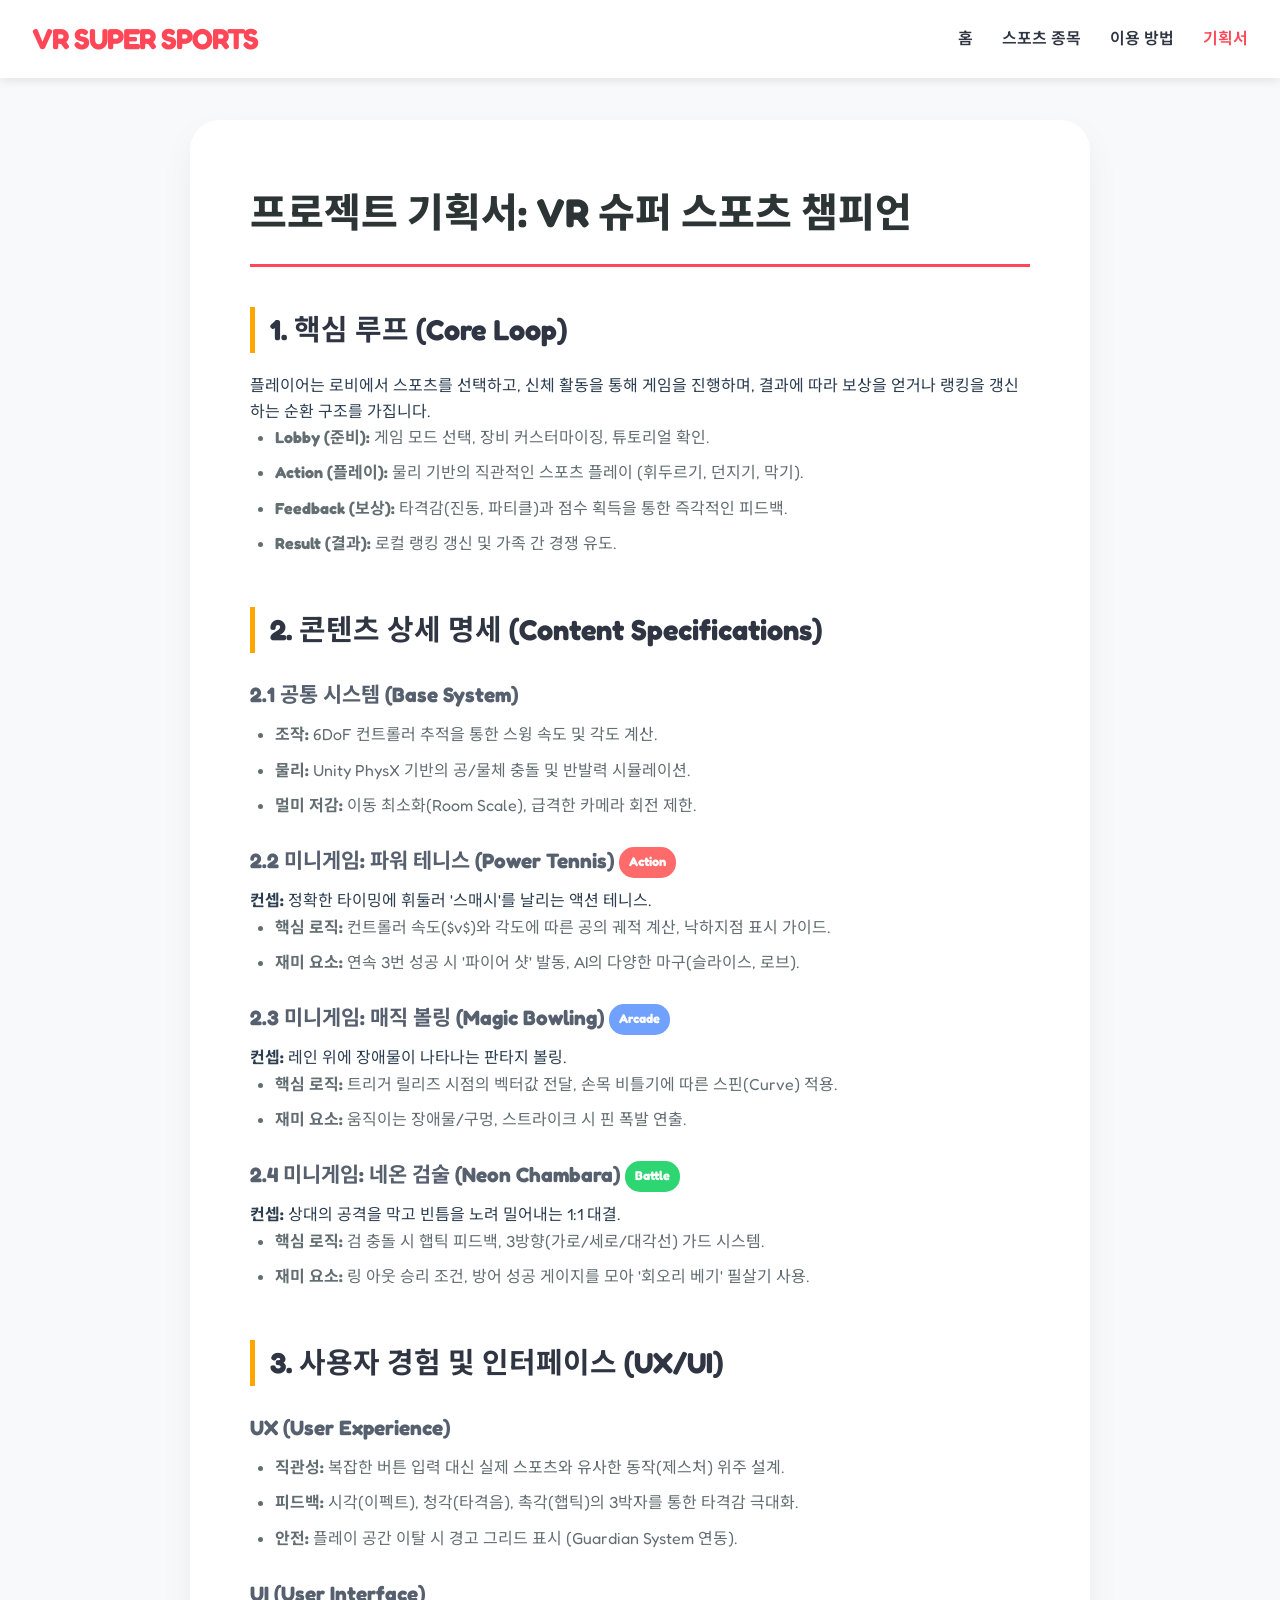
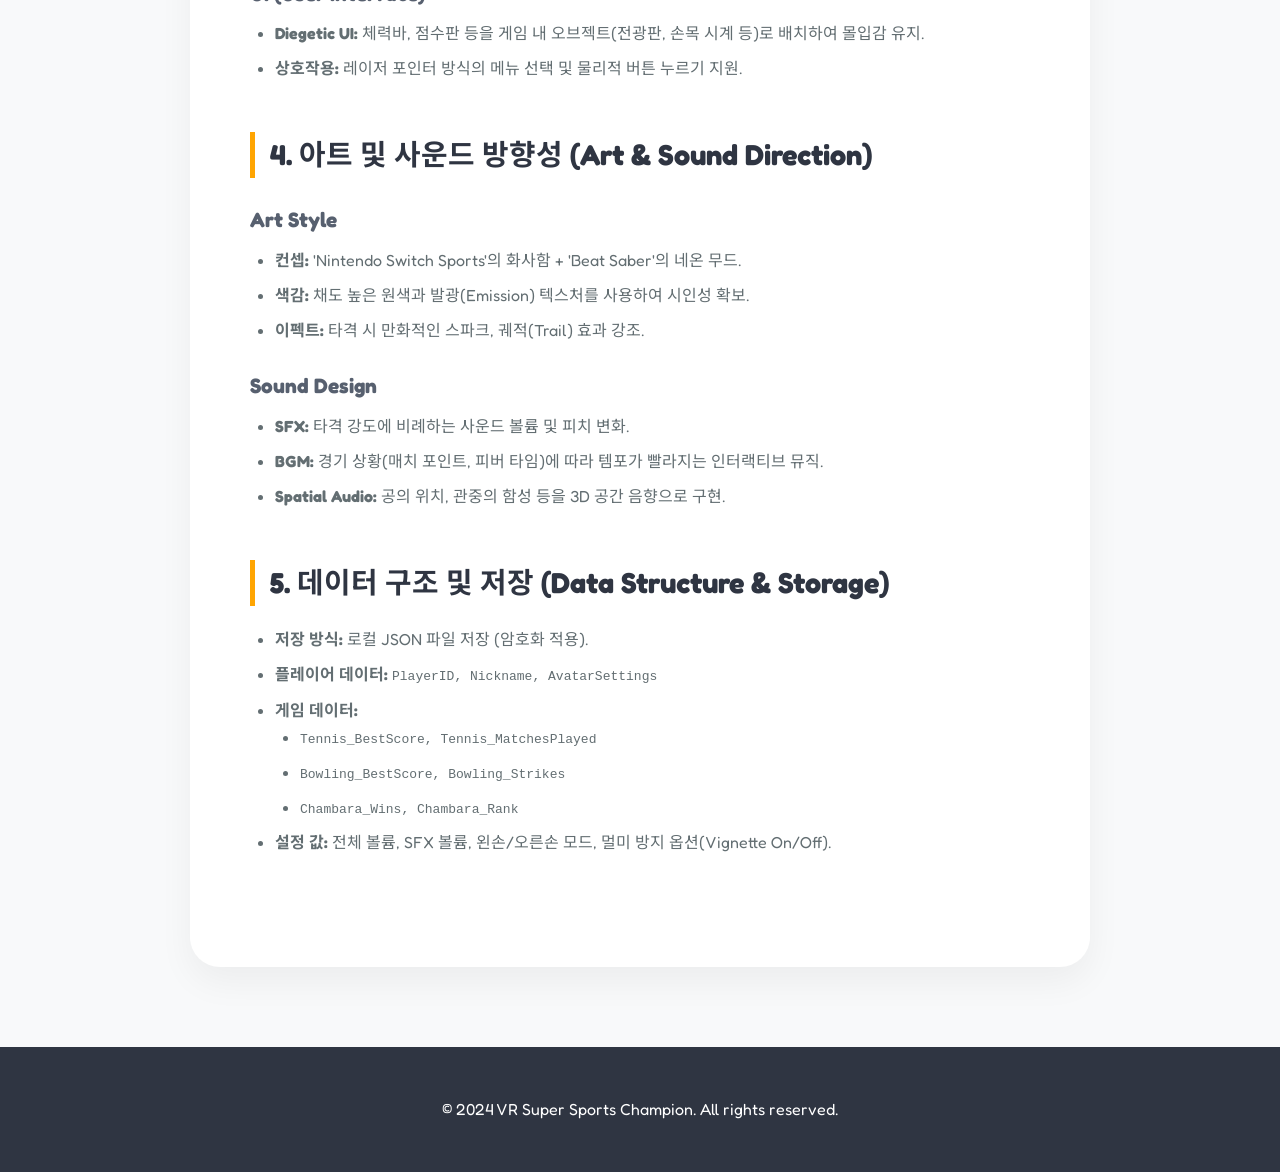
<file: VR Super Sports/design.html>
<!DOCTYPE html>
<html lang="ko">
<head>
    <meta charset="UTF-8">
    <meta name="viewport" content="width=device-width, initial-scale=1.0">
    <title>기획서 - VR 슈퍼 스포츠 챔피언</title>
    <link rel="stylesheet" href="main.css">
    <link href="https://fonts.googleapis.com/css2?family=Fredoka:wght@400;600;700&family=Noto+Sans+KR:wght@400;700&display=swap" rel="stylesheet">
    <style>
        /* 기획서 페이지 전용 스타일 */
        body {
            background-color: #f8f9fa;
        }
        .design-container {
            max-width: 900px;
            margin: 120px auto 80px;
            padding: 60px;
            background: white;
            border-radius: 30px;
            box-shadow: 0 15px 35px rgba(0,0,0,0.05);
        }
        .doc-title {
            font-size: 2.5rem;
            color: #2d3436;
            border-bottom: 3px solid #ff4757;
            padding-bottom: 20px;
            margin-bottom: 40px;
            font-weight: 800;
        }
        .doc-section {
            margin-bottom: 50px;
        }
        .doc-section h2 {
            font-size: 1.8rem;
            color: #2f3542;
            margin-bottom: 20px;
            border-left: 5px solid #ffa502;
            padding-left: 15px;
        }
        .doc-section h3 {
            font-size: 1.3rem;
            color: #57606f;
            margin-top: 25px;
            margin-bottom: 10px;
            font-weight: 700;
        }
        .doc-section ul {
            list-style-type: disc;
            padding-left: 25px;
            color: #636e72;
        }
        .doc-section li {
            margin-bottom: 8px;
            line-height: 1.7;
        }
        .badge {
            display: inline-block;
            padding: 5px 10px;
            border-radius: 15px;
            font-size: 0.8rem;
            font-weight: bold;
            color: white;
            margin-right: 8px;
            vertical-align: middle;
        }
        .bg-red { background-color: #ff6b6b; }
        .bg-blue { background-color: #70a1ff; }
        .bg-green { background-color: #2ed573; }
        
        /* 기획서 페이지 전용 헤더 스타일 */
        header {
            background-color: #ffffff;
            box-shadow: 0 2px 10px rgba(0,0,0,0.1);
        }
        header .logo {
            color: #ff4757;
        }
        header nav a {
            color: #2f3542;
        }
    </style>
</head>
<body>
    <header>
        <div class="logo">VR SUPER SPORTS</div>
        <nav>
            <a href="../index.html">홈</a>
            <a href="../index.html#features">스포츠 종목</a>
            <a href="../index.html#how-to">이용 방법</a>
            <a href="design.html" style="color: #ff4757;">기획서</a>
        </nav>
    </header>

    <div class="design-container">
        <h1 class="doc-title">프로젝트 기획서: VR 슈퍼 스포츠 챔피언</h1>

        <div class="doc-section">
            <h2>1. 핵심 루프 (Core Loop)</h2>
            <p>플레이어는 로비에서 스포츠를 선택하고, 신체 활동을 통해 게임을 진행하며, 결과에 따라 보상을 얻거나 랭킹을 갱신하는 순환 구조를 가집니다.</p>
            <ul>
                <li><strong>Lobby (준비):</strong> 게임 모드 선택, 장비 커스터마이징, 튜토리얼 확인.</li>
                <li><strong>Action (플레이):</strong> 물리 기반의 직관적인 스포츠 플레이 (휘두르기, 던지기, 막기).</li>
                <li><strong>Feedback (보상):</strong> 타격감(진동, 파티클)과 점수 획득을 통한 즉각적인 피드백.</li>
                <li><strong>Result (결과):</strong> 로컬 랭킹 갱신 및 가족 간 경쟁 유도.</li>
            </ul>
        </div>

        <div class="doc-section">
            <h2>2. 콘텐츠 상세 명세 (Content Specifications)</h2>
            
            <h3>2.1 공통 시스템 (Base System)</h3>
            <ul>
                <li><strong>조작:</strong> 6DoF 컨트롤러 추적을 통한 스윙 속도 및 각도 계산.</li>
                <li><strong>물리:</strong> Unity PhysX 기반의 공/물체 충돌 및 반발력 시뮬레이션.</li>
                <li><strong>멀미 저감:</strong> 이동 최소화(Room Scale), 급격한 카메라 회전 제한.</li>
            </ul>

            <h3>2.2 미니게임: 파워 테니스 (Power Tennis) <span class="badge bg-red">Action</span></h3>
            <p><strong>컨셉:</strong> 정확한 타이밍에 휘둘러 '스매시'를 날리는 액션 테니스.</p>
            <ul>
                <li><strong>핵심 로직:</strong> 컨트롤러 속도($v$)와 각도에 따른 공의 궤적 계산, 낙하지점 표시 가이드.</li>
                <li><strong>재미 요소:</strong> 연속 3번 성공 시 '파이어 샷' 발동, AI의 다양한 마구(슬라이스, 로브).</li>
            </ul>

            <h3>2.3 미니게임: 매직 볼링 (Magic Bowling) <span class="badge bg-blue">Arcade</span></h3>
            <p><strong>컨셉:</strong> 레인 위에 장애물이 나타나는 판타지 볼링.</p>
            <ul>
                <li><strong>핵심 로직:</strong> 트리거 릴리즈 시점의 벡터값 전달, 손목 비틀기에 따른 스핀(Curve) 적용.</li>
                <li><strong>재미 요소:</strong> 움직이는 장애물/구멍, 스트라이크 시 핀 폭발 연출.</li>
            </ul>

            <h3>2.4 미니게임: 네온 검술 (Neon Chambara) <span class="badge bg-green">Battle</span></h3>
            <p><strong>컨셉:</strong> 상대의 공격을 막고 빈틈을 노려 밀어내는 1:1 대결.</p>
            <ul>
                <li><strong>핵심 로직:</strong> 검 충돌 시 햅틱 피드백, 3방향(가로/세로/대각선) 가드 시스템.</li>
                <li><strong>재미 요소:</strong> 링 아웃 승리 조건, 방어 성공 게이지를 모아 '회오리 베기' 필살기 사용.</li>
            </ul>
        </div>

        <div class="doc-section">
            <h2>3. 사용자 경험 및 인터페이스 (UX/UI)</h2>
            <h3>UX (User Experience)</h3>
            <ul>
                <li><strong>직관성:</strong> 복잡한 버튼 입력 대신 실제 스포츠와 유사한 동작(제스처) 위주 설계.</li>
                <li><strong>피드백:</strong> 시각(이펙트), 청각(타격음), 촉각(햅틱)의 3박자를 통한 타격감 극대화.</li>
                <li><strong>안전:</strong> 플레이 공간 이탈 시 경고 그리드 표시 (Guardian System 연동).</li>
            </ul>
            <h3>UI (User Interface)</h3>
            <ul>
                <li><strong>Diegetic UI:</strong> 체력바, 점수판 등을 게임 내 오브젝트(전광판, 손목 시계 등)로 배치하여 몰입감 유지.</li>
                <li><strong>상호작용:</strong> 레이저 포인터 방식의 메뉴 선택 및 물리적 버튼 누르기 지원.</li>
            </ul>
        </div>

        <div class="doc-section">
            <h2>4. 아트 및 사운드 방향성 (Art & Sound Direction)</h2>
            <h3>Art Style</h3>
            <ul>
                <li><strong>컨셉:</strong> 'Nintendo Switch Sports'의 화사함 + 'Beat Saber'의 네온 무드.</li>
                <li><strong>색감:</strong> 채도 높은 원색과 발광(Emission) 텍스처를 사용하여 시인성 확보.</li>
                <li><strong>이펙트:</strong> 타격 시 만화적인 스파크, 궤적(Trail) 효과 강조.</li>
            </ul>
            <h3>Sound Design</h3>
            <ul>
                <li><strong>SFX:</strong> 타격 강도에 비례하는 사운드 볼륨 및 피치 변화.</li>
                <li><strong>BGM:</strong> 경기 상황(매치 포인트, 피버 타임)에 따라 템포가 빨라지는 인터랙티브 뮤직.</li>
                <li><strong>Spatial Audio:</strong> 공의 위치, 관중의 함성 등을 3D 공간 음향으로 구현.</li>
            </ul>
        </div>

        <div class="doc-section">
            <h2>5. 데이터 구조 및 저장 (Data Structure & Storage)</h2>
            <ul>
                <li><strong>저장 방식:</strong> 로컬 JSON 파일 저장 (암호화 적용).</li>
                <li><strong>플레이어 데이터:</strong> <code>PlayerID, Nickname, AvatarSettings</code></li>
                <li><strong>게임 데이터:</strong>
                    <ul>
                        <li><code>Tennis_BestScore, Tennis_MatchesPlayed</code></li>
                        <li><code>Bowling_BestScore, Bowling_Strikes</code></li>
                        <li><code>Chambara_Wins, Chambara_Rank</code></li>
                    </ul>
                </li>
                <li><strong>설정 값:</strong> 전체 볼륨, SFX 볼륨, 왼손/오른손 모드, 멀미 방지 옵션(Vignette On/Off).</li>
            </ul>
        </div>
    </div>

    <footer>
        <p>&copy; 2024 VR Super Sports Champion. All rights reserved.</p>
    </footer>
</body>
</html>
</file>
<file: VR Super Sports/main.css>
/* c:\Users\vr\Documents\GitHub\VRproject\기나쥬\style.css */

/* CSS Reset & Basic Setup */
* {
    box-sizing: border-box;
    margin: 0;
    padding: 0;
}
body {
    font-family: 'Fredoka', 'Noto Sans KR', sans-serif, 'Arial';
    background-color: #f4f9ff;
    color: #2c3e50;
    line-height: 1.6;
}

/* Header */
header {
    padding: 1rem 2rem;
    display: flex;
    justify-content: space-between;
    align-items: center;
    position: fixed;
    width: 100%;
    top: 0;
    z-index: 1000;
    background-color: transparent;
    transition: background-color 0.3s ease, box-shadow 0.3s ease;
}
header.scrolled {
    background-color: #ffffff;
    box-shadow: 0 2px 10px rgba(0,0,0,0.1);
}
.logo {
    font-size: 1.8rem;
    font-weight: 800;
    color: white;
    letter-spacing: -1px;
    transition: color 0.3s ease;
}
header.scrolled .logo {
    color: #ff4757;
}
nav a {
    color: white;
    text-decoration: none;
    margin-left: 25px;
    font-weight: 600;
    transition: color 0.3s;
}
header.scrolled nav a {
    color: #57606f;
}
nav a:hover {
    color: #2ed573;
}

/* Hero Section */
.hero {
    height: 100vh;
    display: flex;
    flex-direction: column;
    justify-content: center;
    align-items: center;
    text-align: center;
    background: linear-gradient(135deg, rgba(255, 107, 129, 0.9), rgba(83, 82, 237, 0.8)), url('asset/메인 타이틀.png');
    background-size: cover;
    background-position: center;
    color: white;
    padding: 0 20px;
}
.hero h1 {
    font-size: 4rem;
    margin-bottom: 1rem;
    text-shadow: 2px 2px 0px rgba(0,0,0,0.2);
    font-weight: 900;
}
.main-logo {
    max-width: 60%;
    margin-bottom: 0.8rem;
}
.hero p {
    font-size: 1.5rem;
    margin-bottom: 2.5rem;
    max-width: 700px;
    font-weight: 700; /* 폰트를 더 굵게 변경 */
    letter-spacing: 0.5px; /* 글자 사이 간격을 살짝 넓힘 */
    text-shadow: 1px 1px 3px rgba(0, 0, 0, 0.3); /* 배경 위에서 가독성을 높이기 위한 그림자 */
}
.btn {
    padding: 18px 50px;
    background-color: #ffa502;
    color: white;
    border: none;
    border-radius: 50px;
    font-size: 1.3rem;
    font-weight: 800;
    cursor: pointer;
    transition: all 0.3s ease;
    box-shadow: 0 5px 15px rgba(255, 165, 2, 0.4);
}
.btn:hover {
    transform: scale(1.05);
    background-color: #ff7f50;
}

/* Common Section Styles */
section {
    padding: 80px 20px;
}
.section-title {
    width: 100%;
    text-align: center;
    margin-bottom: 50px;
    font-size: 2.5rem;
    color: #2f3542;
    font-weight: 800;
}

/* Game Sections (New Layout) */
.game-section {
    display: flex;
    align-items: stretch;
    justify-content: center;
    padding: 0;
    gap: 0;
    min-height: 600px;
}

/* 짝수 번째 섹션은 좌우 반전 (이미지 오른쪽, 텍스트 왼쪽) */
.game-section:nth-child(even) {
    flex-direction: row-reverse;
    background-color: #ffffff;
}
.game-section:nth-child(odd) {
    background-color: #f8f9fa;
}

.game-visual {
    flex: 1;
    border-radius: 0;
    box-shadow: none;
    overflow: hidden;
    position: relative;
}
.game-visual:hover img {
    transform: scale(1.05);
}

.game-visual img {
    width: 100%;
    height: 100%;
    object-fit: cover;
    object-position: center; /* 중앙 정렬 */
    display: block;
    transition: transform 0.5s ease;
}

.game-text {
    flex: 1.2;
    padding: 5rem;
    display: flex;
    flex-direction: column;
    justify-content: center;
}

.game-title {
    font-size: 2.8rem;
    font-weight: 900;
    margin-bottom: 20px;
    line-height: 1.2;
}
.sub-title {
    display: block;
    font-size: 1.2rem;
    color: #636e72;
    font-weight: 600;
    margin-top: 5px;
    text-transform: uppercase;
    letter-spacing: 1px;
}
.game-desc {
    font-size: 1.2rem;
    color: #636e72;
    margin-bottom: 30px;
    line-height: 1.8;
}
.game-features {
    list-style: none;
}
.game-features li {
    margin-bottom: 15px;
    font-size: 1.1rem;
    padding-left: 10px;
}

/* Specific Colors per Game */
.tennis-section .game-text {
    background: linear-gradient(135deg, #ff9f43, #ff6b6b);
    color: white;
}
.tennis-section .game-title, .tennis-section .game-desc, .tennis-section .sub-title { color: white; }
.tennis-section .sub-title { opacity: 0.8; }

.bowling-section .game-text {
    background: linear-gradient(135deg, #5f27cd, #a29bfe);
    color: white;
}
.bowling-section .game-title, .bowling-section .game-desc, .bowling-section .sub-title { color: white; }
.bowling-section .sub-title { opacity: 0.8; }

.chambara-section .game-text {
    background: linear-gradient(135deg, #00d2d3, #54a0ff);
    color: white;
}
.chambara-section .game-title, .chambara-section .game-desc, .chambara-section .sub-title { color: white; }
.chambara-section .sub-title { opacity: 0.8; }

/* Mobile Responsive */
@media (max-width: 768px) {
    .game-section {
        flex-direction: column !important;
        padding: 0;
        gap: 0;
        text-align: center;
    }
    .game-visual {
        width: 100%;
        height: 300px;
    }
    .game-text {
        padding: 40px 20px;
    }
    .game-features {
        text-align: left;
    }
}

/* How to Play Section */
.how-to-play {
    background-color: #f4f9ff;
    text-align: center;
}
.steps-container {
    display: flex;
    justify-content: center;
    flex-wrap: wrap;
    gap: 30px;
}
.step-item {
    background: white;
    padding: 40px;
    border-radius: 20px;
    width: 300px;
    box-shadow: 0 5px 15px rgba(0,0,0,0.05);
}
.step-icon {
    font-size: 3rem;
    margin-bottom: 20px;
}
.step-item h3 {
    color: #2f3542;
    margin-bottom: 10px;
    font-size: 1.3rem;
}

/* Reviews Section */
.reviews {
    background-color: #ffffff;
}
.review-container {
    display: flex;
    justify-content: center;
    gap: 30px;
    flex-wrap: wrap;
}
.review-card {
    background-color: #f1f2f6;
    padding: 30px;
    border-radius: 20px;
    width: 400px;
    position: relative;
}
.review-text {
    font-size: 1.1rem;
    color: #2f3542;
    font-style: italic;
    margin-bottom: 15px;
}
.review-author {
    font-weight: bold;
    color: #57606f;
    text-align: right;
}

/* Footer */
footer {
    background-color: #2f3542;
    padding: 50px 20px;
    text-align: center;
    color: #fff;
}
.footer-links {
    margin-top: 20px;
    font-size: 0.9rem;
}
.footer-links a {
    color: #a4b0be;
    text-decoration: none;
    margin: 0 10px;
}
.footer-links a:hover {
    color: white;
}
</file>
